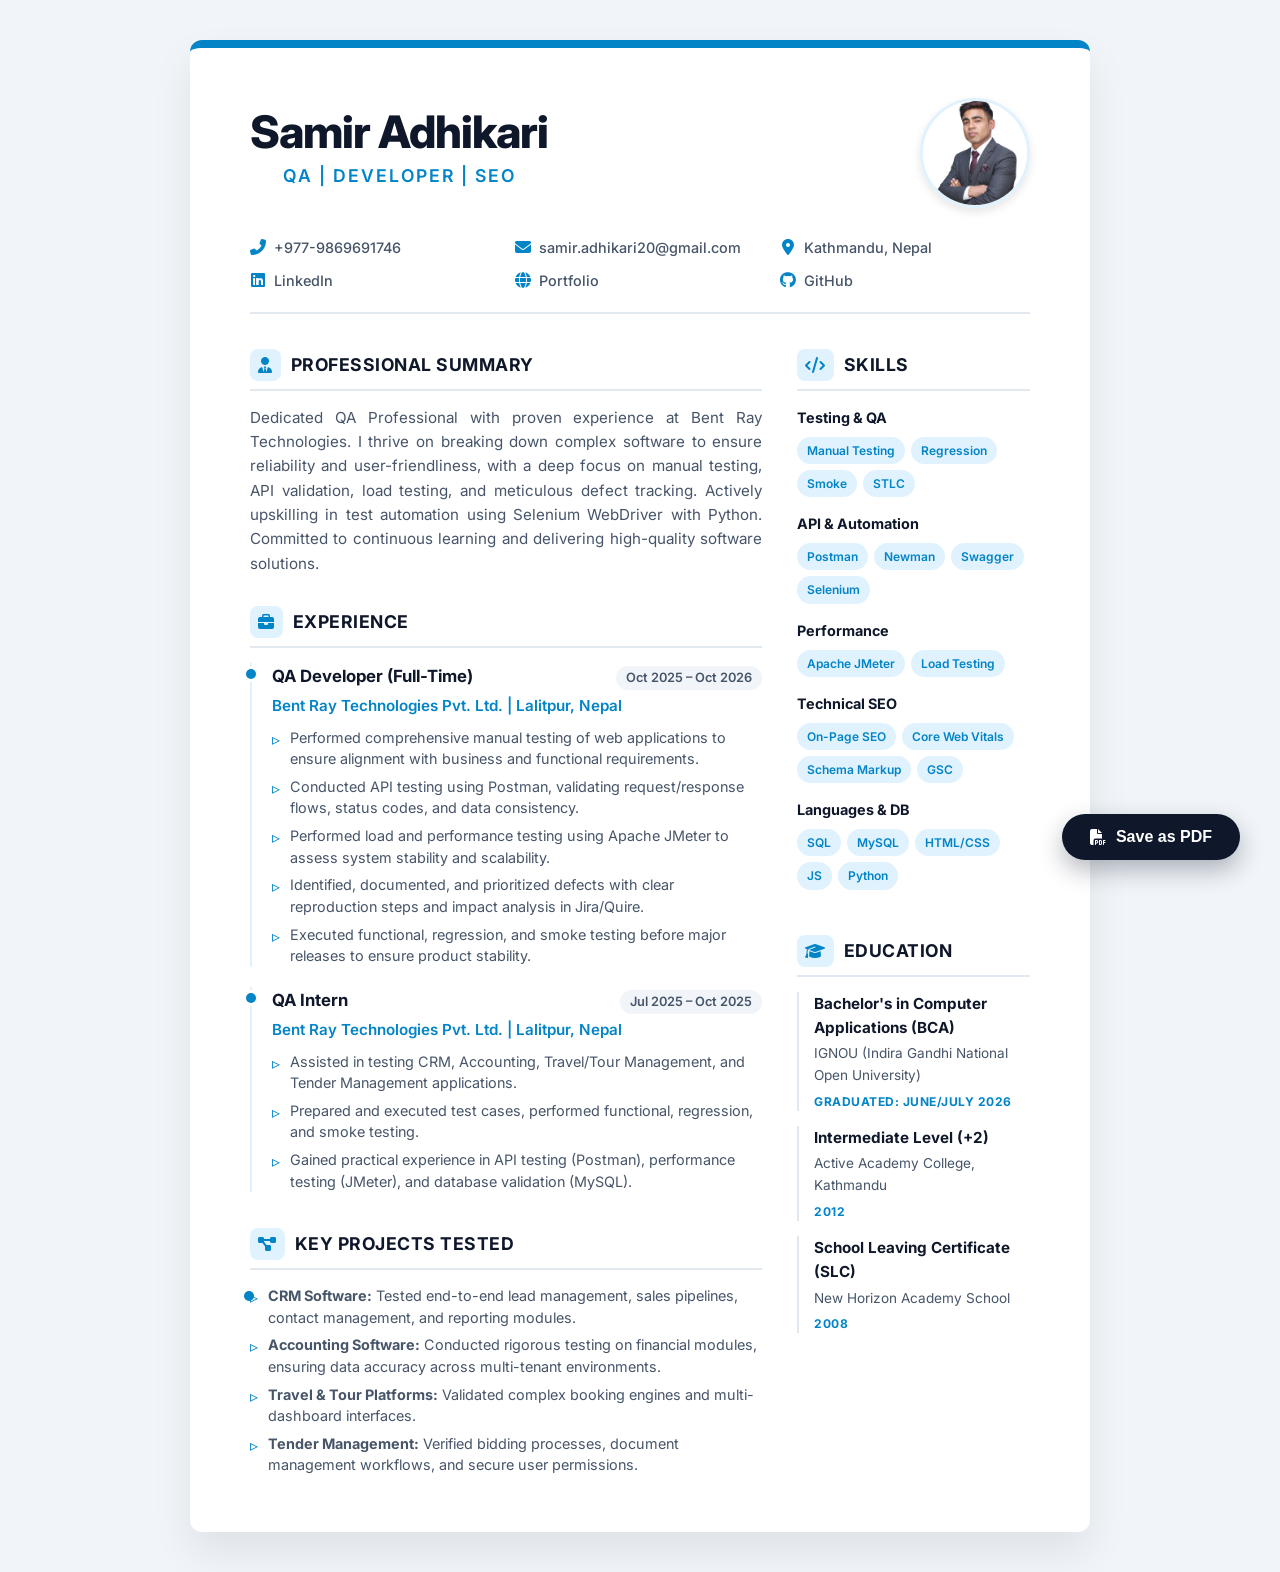
<file: resume.html>
<!DOCTYPE html>
<html lang="en">
<head>
    <meta charset="UTF-8">
    <meta name="viewport" content="width=device-width, initial-scale=1.0">
    <title>Samir Adhikari - Resume</title>
    <!-- Font Awesome for Icons -->
    <link rel="stylesheet" href="https://cdnjs.cloudflare.com/ajax/libs/font-awesome/6.4.0/css/all.min.css">
    <!-- Google Fonts -->
    <link href="https://fonts.googleapis.com/css2?family=Inter:wght@300;400;500;600;700;800&display=swap" rel="stylesheet">
    
    <style>
        :root {
            --text-main: #0f172a;
            --text-muted: #475569;
            --primary: #0284c7;
            --primary-light: #e0f2fe;
            --border: #e2e8f0;
            --bg: #ffffff;
            --bg-web: #f1f5f9;
            --font: 'Inter', sans-serif;
        }

        * {
            margin: 0;
            padding: 0;
            box-sizing: border-box;
            /* Forces background colors to print */
            -webkit-print-color-adjust: exact !important;
            print-color-adjust: exact !important;
        }

        body {
            font-family: var(--font);
            background-color: var(--bg-web);
            color: var(--text-main);
            line-height: 1.6;
            -webkit-font-smoothing: antialiased;
        }

        /* --- Resume Container (A4 Size) --- */
        .resume-container {
            max-width: 900px;
            margin: 40px auto;
            background: var(--bg);
            padding: 50px 60px;
            box-shadow: 0 20px 40px rgba(0,0,0,0.08);
            border-radius: 12px;
            position: relative;
            border-top: 8px solid var(--primary);
        }

        /* --- Print Button --- */
        .print-btn {
            position: fixed;
            bottom: 40px;
            right: 40px;
            background-color: var(--text-main);
            color: white;
            border: none;
            padding: 14px 28px;
            font-size: 1rem;
            font-weight: 600;
            border-radius: 50px;
            cursor: pointer;
            box-shadow: 0 10px 25px rgba(15, 23, 42, 0.3);
            transition: all 0.3s ease;
            display: flex;
            align-items: center;
            gap: 10px;
            z-index: 100;
        }

        .print-btn:hover {
            background-color: var(--primary);
            transform: translateY(-3px);
            box-shadow: 0 15px 30px rgba(2, 132, 199, 0.4);
        }

        /* --- Header --- */
        header {
            text-align: center;
            margin-bottom: 30px;
        }

        h1 {
            font-size: 2.8rem;
            color: var(--text-main);
            font-weight: 800;
            letter-spacing: -1px;
            line-height: 1.1;
            margin-bottom: 5px;
        }

        .subtitle {
            font-size: 1.1rem;
            color: var(--primary);
            font-weight: 600;
            text-transform: uppercase;
            letter-spacing: 2px;
            margin-bottom: 15px;
        }

        .contact-info {
            display: flex;
            justify-content: center;
            flex-wrap: wrap;
            gap: 15px;
            font-size: 0.9rem;
            color: var(--text-muted);
            font-weight: 500;
        }

        .contact-info a {
            color: var(--text-muted);
            text-decoration: none;
            display: flex;
            align-items: center;
            gap: 6px;
            transition: color 0.2s;
        }

        .contact-info i {
            color: var(--primary);
        }

        /* --- Section Titles --- */
        .section-title {
            font-size: 1.1rem;
            font-weight: 700;
            text-transform: uppercase;
            color: var(--text-main);
            letter-spacing: 0.5px;
            margin-bottom: 15px;
            padding-bottom: 8px;
            border-bottom: 2px solid var(--border);
            display: flex;
            align-items: center;
            gap: 10px;
        }

        .section-title i {
            color: var(--primary);
            background: var(--primary-light);
            padding: 8px;
            border-radius: 8px;
            font-size: 1rem;
        }

        /* --- Layout Grid --- */
        .resume-grid {
            display: grid;
            grid-template-columns: 2.2fr 1fr;
            gap: 35px;
        }

        .left-col { display: flex; flex-direction: column; gap: 30px; }
        .right-col { display: flex; flex-direction: column; gap: 30px; }

        /* --- Summary --- */
        .summary {
            font-size: 0.95rem;
            color: var(--text-muted);
            text-align: justify;
            line-height: 1.6;
        }

        /* --- Experience --- */
        .job {
            margin-bottom: 20px;
            position: relative;
            padding-left: 20px;
            border-left: 2px solid var(--primary-light);
            page-break-inside: avoid; /* Prevents job from splitting on PDF */
        }
        .job:last-child { margin-bottom: 0; }

        .job::before {
            content: '';
            position: absolute;
            left: -6px;
            top: 6px;
            width: 10px;
            height: 10px;
            border-radius: 50%;
            background: var(--primary);
            box-shadow: 0 0 0 3px var(--bg);
        }

        .job-header {
            display: flex;
            justify-content: space-between;
            align-items: baseline;
            flex-wrap: wrap; /* Fixes overlapping text */
            gap: 10px;
            margin-bottom: 4px;
        }

        .job-title {
            font-weight: 700;
            font-size: 1.05rem;
            color: var(--text-main);
        }

        .job-company {
            font-weight: 600;
            color: var(--primary);
            font-size: 0.95rem;
            margin-bottom: 8px;
            width: 100%;
        }

        .job-date {
            font-size: 0.8rem;
            color: var(--text-muted);
            font-weight: 600;
            background: var(--bg-web);
            padding: 2px 10px;
            border-radius: 20px;
            white-space: nowrap; /* Keeps date on one line */
        }

        .job-details {
            list-style: none;
            margin-top: 8px;
        }

        .job-details li {
            position: relative;
            padding-left: 18px;
            font-size: 0.9rem;
            color: var(--text-muted);
            margin-bottom: 6px;
            line-height: 1.5;
            page-break-inside: avoid;
        }

        .job-details li::before {
            content: '▹';
            position: absolute;
            left: 0;
            top: 0;
            color: var(--primary);
            font-size: 1rem;
        }

        /* --- Skills & Tags --- */
        .skill-group {
            margin-bottom: 15px;
            page-break-inside: avoid;
        }
        .skill-group h4 {
            font-size: 0.9rem;
            color: var(--text-main);
            margin-bottom: 8px;
            font-weight: 700;
        }
        .skills-list {
            display: flex;
            flex-wrap: wrap;
            gap: 6px;
            list-style: none;
        }
        .skills-list li {
            background-color: var(--primary-light);
            color: var(--primary);
            font-size: 0.75rem;
            padding: 4px 10px;
            border-radius: 20px;
            font-weight: 600;
        }

        /* --- Education --- */
        .edu-item {
            margin-bottom: 15px;
            padding-left: 15px;
            border-left: 2px solid var(--border);
            page-break-inside: avoid;
        }
        .edu-item:last-child { margin-bottom: 0; }
        .edu-degree {
            font-weight: 700;
            font-size: 0.95rem;
            color: var(--text-main);
            margin-bottom: 3px;
        }
        .edu-school {
            font-size: 0.85rem;
            color: var(--text-muted);
            margin-bottom: 5px;
        }
        .edu-date {
            font-size: 0.75rem;
            color: var(--primary);
            font-weight: 700;
            text-transform: uppercase;
            letter-spacing: 0.5px;
        }

        /* ========================================= */
        /* --- PRINT FIXES (PDF GENERATION) --- */
        /* ========================================= */
        @media print {
            @page {
                size: A4;
                margin: 10mm 12mm; /* Standard tight margins for A4 */
            }
            body {
                background-color: #ffffff !important;
            }
            .resume-container {
                margin: 0 !important;
                padding: 0 !important;
                box-shadow: none !important;
                border-radius: 0 !important;
                border-top: none !important;
                max-width: 100% !important;
            }
            .print-btn {
                display: none !important;
            }
            /* Force layout to not break awkwardly */
            .resume-grid {
                display: grid !important;
                grid-template-columns: 2.2fr 1fr !important;
                gap: 25px !important;
            }
            .job, .edu-item, .skill-group {
                page-break-inside: avoid !important;
                break-inside: avoid !important;
            }
            /* Ensure colors print exactly as seen */
            .skills-list li {
                border: 1px solid #bae6fd !important;
                background-color: #e0f2fe !important;
                color: #0284c7 !important;
            }
            .job-date {
                border: 1px solid #cbd5e1 !important;
            }
            /* Hide link URLs that sometimes get appended in print */
            a[href]::after {
                content: none !important;
            }
        }

        /* --- Responsive Web View --- */
        @media (max-width: 768px) {
            .resume-container { padding: 30px 20px; margin: 20px 10px; }
            .resume-grid { grid-template-columns: 1fr; gap: 30px; }
            h1 { font-size: 2.2rem; }
        }
       /* --- Header --- */
        header {
            margin-bottom: 35px;
            padding-bottom: 20px;
            border-bottom: 2px solid var(--border);
        }

        .header-top {
            display: flex;
            justify-content: space-between;
            align-items: center;
            margin-bottom: 20px;
        }

        h1 {
            font-size: 2.8rem;
            color: var(--text-main);
            font-weight: 800;
            letter-spacing: -1px;
            line-height: 1.1;
            margin-bottom: 5px;
        }

        .subtitle {
            font-size: 1.1rem;
            color: var(--primary);
            font-weight: 600;
            text-transform: uppercase;
            letter-spacing: 2px;
        }

        .profile-pic {
            width: 110px;
            height: 110px;
            border-radius: 50%;
            object-fit: cover;
            border: 3px solid var(--primary-light);
            box-shadow: 0 4px 10px rgba(0,0,0,0.1);
            /* Ensures image prints properly */
            -webkit-print-color-adjust: exact !important;
            print-color-adjust: exact !important;
        }

        /* Organizes the contact info into a neat grid */
        .contact-info {
            display: grid;
            grid-template-columns: repeat(3, 1fr);
            gap: 10px 15px;
            font-size: 0.9rem;
            color: var(--text-muted);
            font-weight: 500;
        }

        .contact-info a {
            color: var(--text-muted);
            text-decoration: none;
            display: flex;
            align-items: center;
            gap: 8px;
            transition: color 0.2s;
        }

        .contact-info a:hover {
            color: var(--primary);
        }

        .contact-info i {
            color: var(--primary);
            font-size: 1rem;
            width: 16px; /* Keeps icons perfectly aligned */
            text-align: center;
        }
                @media (max-width: 768px) {
            /* ... existing mobile styles ... */
            
            /* Add this for the header */
            header {
                flex-direction: column-reverse;
                text-align: center;
                gap: 20px;
            }
            .header-right {
                margin-left: 0;
            }
            .contact-info {
                justify-content: center;
            }
            h1 {
                font-size: 2.2rem;
            }
        }
    </style>
</head>
<body>

    <button class="print-btn" onclick="window.print()">
        <i class="fas fa-file-pdf"></i> Save as PDF
    </button>

    <div class="resume-container">
        <!-- Header -->
         <header>
            <div class="header-top">
                <div class="name-title">
                    <h1>Samir Adhikari</h1>
                    <div class="subtitle">QA | Developer | SEO</div>
                </div>
                <div class="header-right">
                    <!-- Replace 'profile.jpg' with your actual image file name -->
                    <img src="profile.jpg" alt="Samir Adhikari" class="profile-pic">
                </div>
            </div>
            <div class="contact-info">
                <a href="tel:+9779869691746"><i class="fas fa-phone-alt"></i> +977-9869691746</a>
                <a href="mailto:samir.adhikari20@gmail.com"><i class="fas fa-envelope"></i> samir.adhikari20@gmail.com</a>
                <a href="#"><i class="fas fa-map-marker-alt"></i> Kathmandu, Nepal</a>
                <a href="https://www.linkedin.com/in/samir-adhikari-928ba370/" target="_blank"><i class="fab fa-linkedin"></i> LinkedIn</a>
                <a href="https://samiradhikari.vercel.app/" target="_blank"><i class="fas fa-globe"></i> Portfolio</a>
                <a href="https://github.com/mesamir" target="_blank"><i class="fab fa-github"></i> GitHub</a>
            </div>
        </header>
        

        <!-- Body Grid -->
        <div class="resume-grid">
            
            <!-- Left Column -->
            <div class="left-col">
                
                <!-- Summary -->
                <section>
                    <div class="section-title"><i class="fas fa-user-tie"></i> Professional Summary</div>
                    <p class="summary">
                        Dedicated QA Professional with proven experience at Bent Ray Technologies. I thrive on breaking down complex software to ensure reliability and user-friendliness, with a deep focus on manual testing, API validation, load testing, and meticulous defect tracking. Actively upskilling in test automation using Selenium WebDriver with Python. Committed to continuous learning and delivering high-quality software solutions.
                    </p>
                </section>

                <!-- Experience -->
                <section>
                    <div class="section-title"><i class="fas fa-briefcase"></i> Experience</div>
                    
                    <div class="job">
                        <div class="job-header">
                            <div class="job-title">QA Developer (Full-Time)</div>
                            <div class="job-date">Oct 2025 – Oct 2026</div>
                        </div>
                        <div class="job-company">Bent Ray Technologies Pvt. Ltd. | Lalitpur, Nepal</div>
                        <ul class="job-details">
                            <li>Performed comprehensive manual testing of web applications to ensure alignment with business and functional requirements.</li>
                            <li>Conducted API testing using Postman, validating request/response flows, status codes, and data consistency.</li>
                            <li>Performed load and performance testing using Apache JMeter to assess system stability and scalability.</li>
                            <li>Identified, documented, and prioritized defects with clear reproduction steps and impact analysis in Jira/Quire.</li>
                            <li>Executed functional, regression, and smoke testing before major releases to ensure product stability.</li>
                        </ul>
                    </div>

                    <div class="job">
                        <div class="job-header">
                            <div class="job-title">QA Intern</div>
                            <div class="job-date">Jul 2025 – Oct 2025</div>
                        </div>
                        <div class="job-company">Bent Ray Technologies Pvt. Ltd. | Lalitpur, Nepal</div>
                        <ul class="job-details">
                            <li>Assisted in testing CRM, Accounting, Travel/Tour Management, and Tender Management applications.</li>
                            <li>Prepared and executed test cases, performed functional, regression, and smoke testing.</li>
                            <li>Gained practical experience in API testing (Postman), performance testing (JMeter), and database validation (MySQL).</li>
                        </ul>
                    </div>
                </section>

                <!-- Projects -->
                <section>
                    <div class="section-title"><i class="fas fa-project-diagram"></i> Key Projects Tested</div>
                    <div class="job" style="border-left: none; padding-left: 0;">
                        <ul class="job-details" style="margin-top: 0;">
                            <li><strong>CRM Software:</strong> Tested end-to-end lead management, sales pipelines, contact management, and reporting modules.</li>
                            <li><strong>Accounting Software:</strong> Conducted rigorous testing on financial modules, ensuring data accuracy across multi-tenant environments.</li>
                            <li><strong>Travel & Tour Platforms:</strong> Validated complex booking engines and multi-dashboard interfaces.</li>
                            <li><strong>Tender Management:</strong> Verified bidding processes, document management workflows, and secure user permissions.</li>
                        </ul>
                    </div>
                </section>

            </div>

            <!-- Right Column -->
            <div class="right-col">
                
                <!-- Skills -->
                <section>
                    <div class="section-title"><i class="fas fa-code"></i> Skills</div>
                    
                    <div class="skill-group">
                        <h4>Testing & QA</h4>
                        <ul class="skills-list">
                            <li>Manual Testing</li>
                            <li>Regression</li>
                            <li>Smoke</li>
                            <li>STLC</li>
                        </ul>
                    </div>

                    <div class="skill-group">
                        <h4>API & Automation</h4>
                        <ul class="skills-list">
                            <li>Postman</li>
                            <li>Newman</li>
                            <li>Swagger</li>
                            <li>Selenium</li>
                        </ul>
                    </div>

                    <div class="skill-group">
                        <h4>Performance</h4>
                        <ul class="skills-list">
                            <li>Apache JMeter</li>
                            <li>Load Testing</li>
                        </ul>
                    </div>

                    <div class="skill-group">
                        <h4>Technical SEO</h4>
                        <ul class="skills-list">
                            <li>On-Page SEO</li>
                            <li>Core Web Vitals</li>
                            <li>Schema Markup</li>
                            <li>GSC</li>
                        </ul>
                    </div>

                    <div class="skill-group">
                        <h4>Languages & DB</h4>
                        <ul class="skills-list">
                            <li>SQL</li>
                            <li>MySQL</li>
                            <li>HTML/CSS</li>
                            <li>JS</li>
                            <li>Python</li>
                        </ul>
                    </div>
                </section>

                <!-- Education -->
                <section>
                    <div class="section-title"><i class="fas fa-graduation-cap"></i> Education</div>
                    
                    <div class="edu-item">
                        <div class="edu-degree">Bachelor's in Computer Applications (BCA)</div>
                        <div class="edu-school">IGNOU (Indira Gandhi National Open University)</div>
                        <div class="edu-date">Graduated: June/July 2026</div>
                    </div>

                    <div class="edu-item">
                        <div class="edu-degree">Intermediate Level (+2)</div>
                        <div class="edu-school">Active Academy College, Kathmandu</div>
                        <div class="edu-date">2012</div>
                    </div>

                    <div class="edu-item">
                        <div class="edu-degree">School Leaving Certificate (SLC)</div>
                        <div class="edu-school">New Horizon Academy School</div>
                        <div class="edu-date">2008</div>
                    </div>
                </section>

            </div>
        </div>
    </div>

</body>
</html>
</file>
